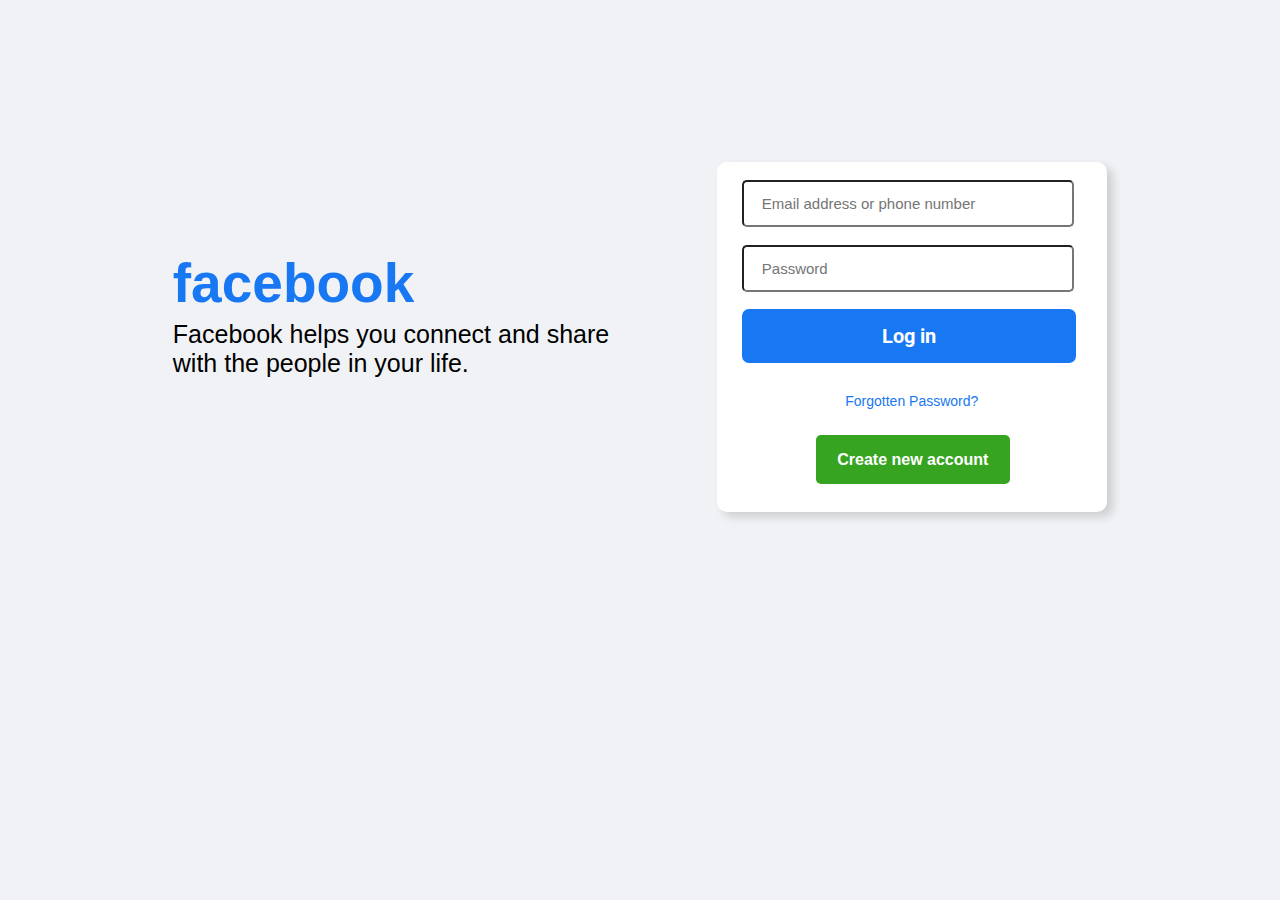
<file: index.html>
<!DOCTYPE html>
<html lang="en">
<head>
    <meta charset="UTF-8">
    <meta http-equiv="X-UA-Compatible" content="IE=edge">
    <meta name="viewport" content="width=device-width, initial-scale=1.0">
    <title>Facebook login form</title>
    <link href="facebook.css" rel="stylesheet">
</head>
<body>
    <div class="container">
        <h1>facebook</h1>
        <p>Facebook helps you connect and share<br> with the people in your life.</p>
    </div>
    <header>
        <div class="box">
            <input type="email" name="email" id="email" placeholder="Email address or phone number"><br>
            <input type="password" name="Password" id="Password" placeholder="Password">
        </div>
        <div class="link">
        <a href="#">Log in</a>
        </div>
        <div class="link1">
        <a href="#">Forgotten Password?</a>
        </div>
        <div class="link2">
        <a href="#">Create new account</a>
        </div>
        <div class="link3">
            
        </div>
    </header>
</body>
</html>
</file>
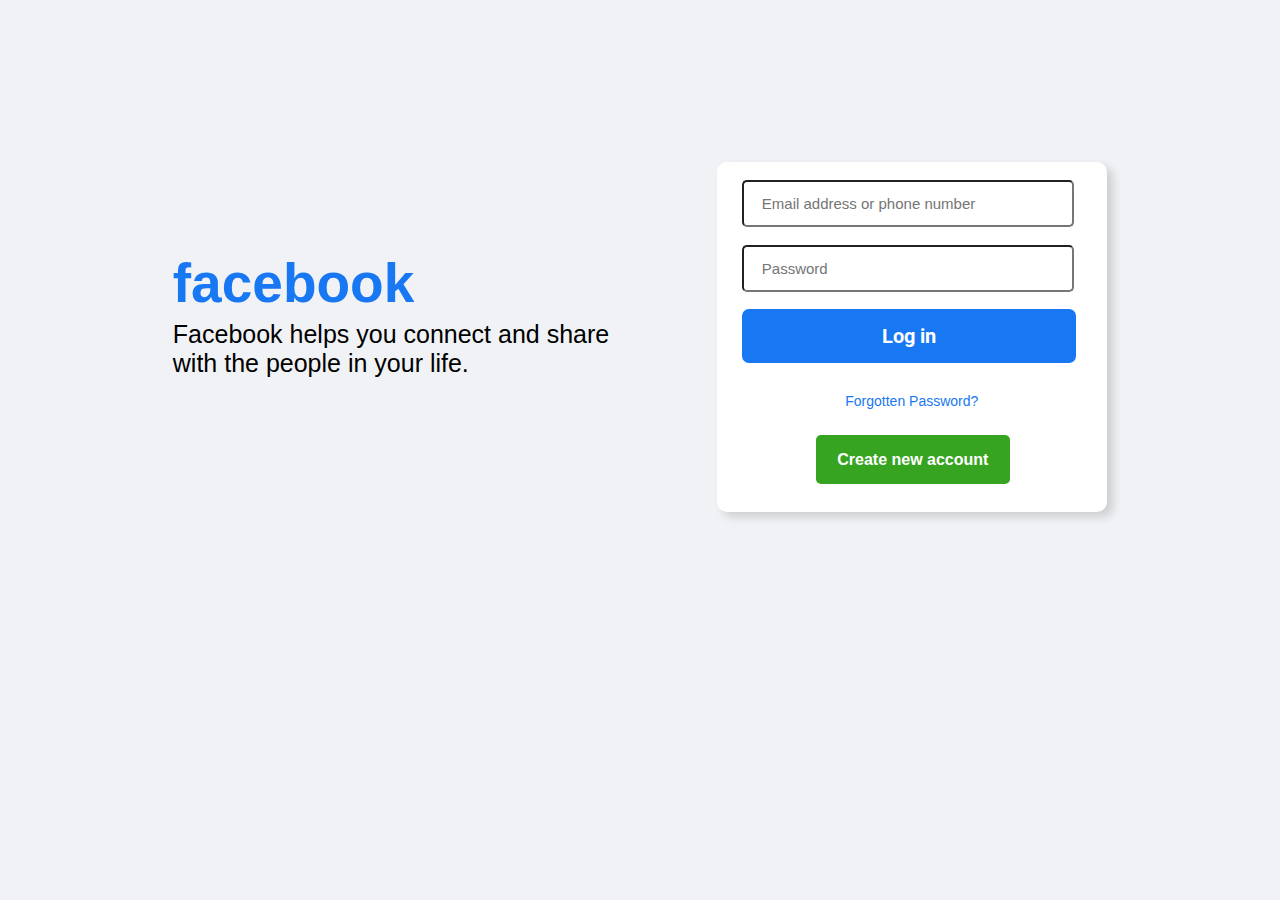
<file: facebook.html>
<!DOCTYPE html>
<html lang="en">
<head>
    <meta charset="UTF-8">
    <meta http-equiv="X-UA-Compatible" content="IE=edge">
    <meta name="viewport" content="width=device-width, initial-scale=1.0">
    <title>Facebook login form</title>
    <link href="facebook.css" rel="stylesheet">
</head>
<body>
    <div class="container">
        <h1>facebook</h1>
        <p>Facebook helps you connect and share<br> with the people in your life.</p>
    </div>
    <header>
        <div class="box">
            <input type="email" name="email" id="email" placeholder="Email address or phone number"><br>
            <input type="password" name="Password" id="Password" placeholder="Password">
        </div>
        <div class="link">
        <a href="#">Log in</a>
        </div>
        <div class="link1">
        <a href="#">Forgotten Password?</a>
        </div>
        <div class="link2">
        <a href="#">Create new account</a>
        </div>
        <div class="link3">
            
        </div>
    </header>
</body>
</html>
</file>
<file: facebook.css>
@import url('https://fonts.googleapis.com/css2?family=Roboto:wght@500&display=swap');
 
 *{
    margin: 0;
    padding: 0;
 }
 
 body{
    background-color: #f0f2f5;
    font-family: 'Roboto', sans-serif;
 }
 .container{
    position: absolute;
    top: 29%;
    left: 13.5%;
    font-size: 25px;
 }
 .container h1{
    font-family: 'Franklin Gothic Medium', 'Arial Narrow', Arial, sans-serif;
    color: #1877F2;
    font-weight: 100px;
    font-size: 55px;
    margin-top: -10px;

 }
 .container p{
    font-family: Arial, Helvetica, sans-serif;
    margin-top: 5px; 
 }
 header{
    width: 390px;
    height: 350px;
    position: absolute;
    top: 18%;
    left: 56%;
    background-color:white;
    border-radius: 10px;
    box-shadow: 6px 5px 10px rgba(0, 0, 0, 0.15);
 } 
 .box input{
    width: 75%;
    margin-top: 18px;
    margin-left: 25px;
    padding: 13px 18px;
    font-size: 15px;
    font-family: Helvetica, Arial, sans-serif;
    border-radius: 5px;
    
 }
 .link{
    text-align: center;
    background-color: #1877F2;
    margin-top: 17px;
    margin-left: 25px;
    margin-right: 31px;
    margin-bottom: 17px;
    padding: 15px;
    border-radius: 7px;

 }
 .link a{
    color: white;
    text-decoration: none;
    font-size: 20px;
    font-weight: bold;
 }
 .link1{
     text-align: center;
     padding-top: 12px;
     font-family: Arial, Helvetica, sans-serif;
 }
 .link1 a{
    color: #1877F2;
    text-decoration: none;
    font-size: 14px;
 }
 .link2{
    text-align: center;
    margin-top: 25px;
    background-color: #36A420;
    padding-top: 15px;
    padding-bottom: 15px;
    margin-right: 97px;
    margin-left: 99px;
    border-radius: 5px;
 }
 .link2 a{
    text-decoration: none;
    color: white;
    font-family: Helvetica, Arial, sans-serif;
    font-weight: bold;
    

 }
</file>
